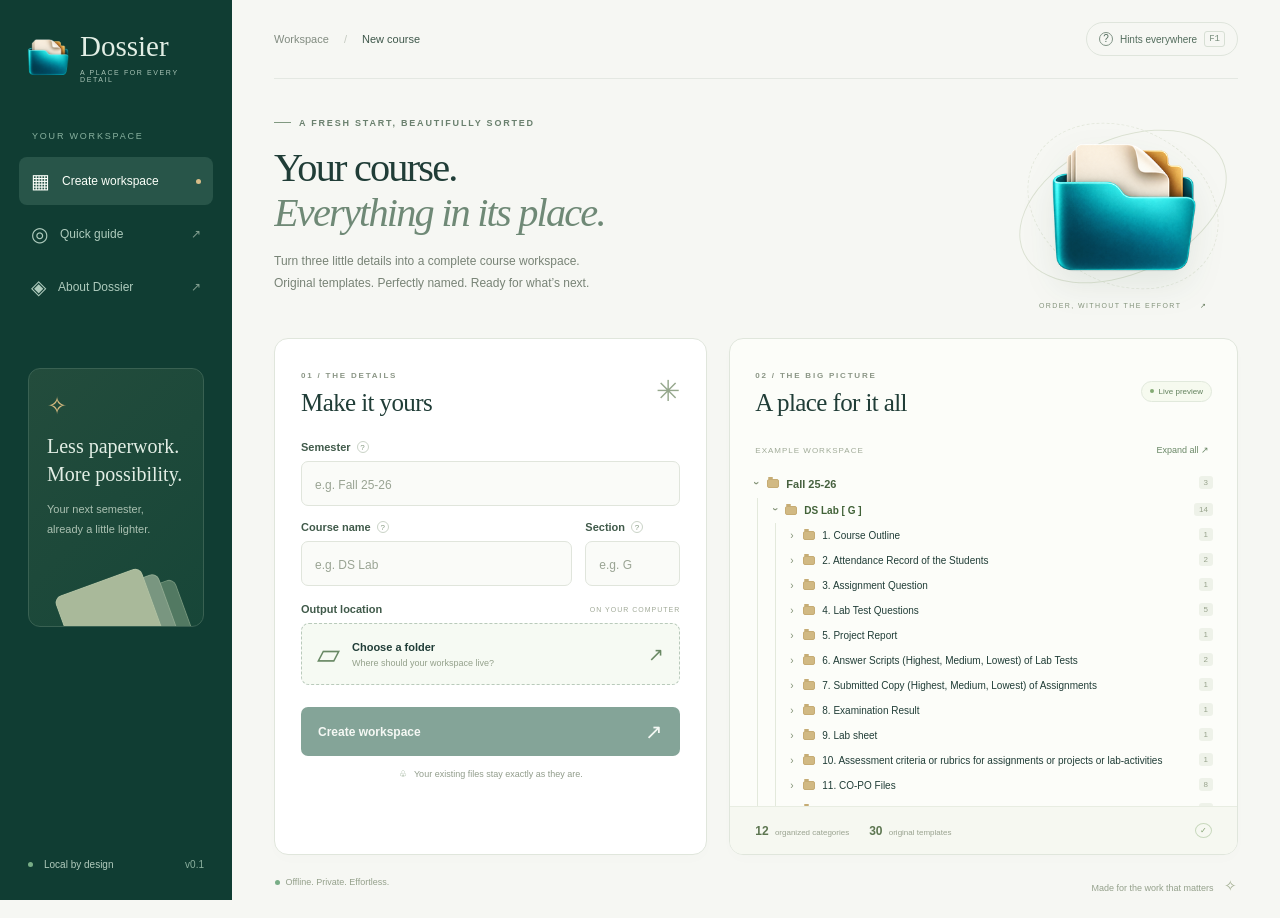
<file: app/index.html>
<!doctype html>
<html lang="en"><head><meta charset="UTF-8"><meta name="viewport" content="width=device-width,initial-scale=1"><meta name="color-scheme" content="light"><title>Dossier — Your course, beautifully in order</title><link rel="icon" href="assets/logo.png"><link rel="stylesheet" href="styles.css"></head>
<body>
<aside class="sidebar">
  <a class="brand" href="#" data-hint="Dossier organizes your original course templates into a ready-to-use semester workspace."><img src="assets/logo.png" alt="Dossier folder logo"><span>Dossier<span class="brand-sub">A PLACE FOR EVERY DETAIL</span></span></a>
  <div class="workspace-label" data-hint="Your workspace is generated locally on your computer.">YOUR WORKSPACE</div>
  <button class="nav active" id="workspace-nav" data-hint="Return to the workspace generator and its live folder preview."><span class="nav-icon">▦</span> Create workspace <span class="nav-dot"></span></button>
  <button class="nav" id="guide-button" data-hint="Read the three-step guide, naming rules, and safe rerun behavior."><span class="nav-icon">◎</span> Quick guide <span class="nav-arrow">↗</span></button>
  <button class="nav" id="about-button" data-hint="Learn about Dossier, its embedded templates, version, and license."><span class="nav-icon">◈</span> About Dossier <span class="nav-arrow">↗</span></button>
  <div class="sidebar-note" data-hint="Every template is embedded in the app. No sign-in, network connection, or upload is needed to generate a workspace."><span class="tiny-star">✧</span><h3>Less paperwork.<br>More possibility.</h3><p>Your next semester,<br>already a little lighter.</p><div class="note-art"><span></span><span></span><span></span></div></div>
  <div class="sidebar-bottom"><span class="status-light"></span><span data-hint="Dossier performs all generation locally. It does not upload your files or collect analytics.">Local by design</span><span class="version" data-hint="This is Dossier version 0.1.0.">v0.1</span></div>
</aside>
<main>
  <header class="topbar"><div data-hint="Create a complete course-section workspace from your original institutional templates.">Workspace <span>/</span> <strong>New course</strong></div><button id="hint-button" class="hint-toggle" aria-pressed="false" data-hint="Turn on hint mode to highlight explainable elements. Hover, focus, or tap any highlighted item for its explanation. Shortcut: F1."><span>?</span> Hints everywhere <kbd>F1</kbd></button></header>
  <section class="intro"><div><div class="eyebrow" data-hint="Three course details are enough to name every folder and file automatically."><span></span> A FRESH START, BEAUTIFULLY SORTED</div><h1 data-hint="Build a course documentation folder without manually copying or renaming your template files.">Your course.<br><em>Everything in its place.</em></h1><p data-hint="Your real Word, Excel, HTML, and text templates are copied exactly. Only their file and folder names change.">Turn three little details into a complete course workspace.<br>Original templates. Perfectly named. Ready for what’s next.</p></div><div class="hero-art" data-hint="The original Dossier icon: your course documents, gathered in one place."><div class="orbit one"></div><div class="orbit two"></div><img src="assets/logo.png" alt="Turquoise folder holding ivory documents"><span class="art-label">ORDER, WITHOUT THE EFFORT <span>↗</span></span></div></section>
  <div class="work-grid">
    <section class="form-card"><div class="card-heading"><div><span class="step-label" data-hint="Step 1: enter the names that Dossier will use for your folders and files.">01 / THE DETAILS</span><h2 data-hint="Choose any semester, course, and section names that are valid across Windows, Linux, and macOS.">Make it yours</h2></div><span class="heading-glyph" data-hint="All three fields are required to name the workspace.">✳</span></div>
      <form id="generator" novalidate>
        <div class="field"><label for="semester" data-hint="The semester becomes the top-level folder. Spaces stay in folders and become underscores in filenames.">Semester <span>?</span></label><input id="semester" name="semester" placeholder="e.g. Fall 25-26" autocomplete="off" spellcheck="false" required data-hint="Enter a semester such as Fall 25-26. Leading and trailing whitespace is trimmed. Your own naming style is welcome." aria-describedby="semester-error"><small class="field-error" id="semester-error" aria-live="polite" data-hint="Correct this field using the validation message shown here."></small></div>
        <div class="input-row"><div class="field"><label for="course" data-hint="The course name is used in the course folder and all course-specific template filenames.">Course name <span>?</span></label><input id="course" name="course" placeholder="e.g. DS Lab" autocomplete="off" spellcheck="false" required data-hint="Enter the course name exactly as you want it in the folder, for example DS Lab or Introduction to Computer Studies." aria-describedby="course-error"><small class="field-error" id="course-error" aria-live="polite" data-hint="Correct this field using the validation message shown here."></small></div><div class="field section-field"><label for="section" data-hint="The section distinguishes different groups taking the same course.">Section <span>?</span></label><input id="section" name="section" placeholder="e.g. G" autocomplete="off" spellcheck="false" required data-hint="Enter a section such as G, B1, or B10. It appears inside square brackets in folder and file names." aria-describedby="section-error"><small class="field-error" id="section-error" aria-live="polite" data-hint="Correct this field using the validation message shown here."></small></div></div>
        <div class="destination-heading"><label data-hint="Step 2: choose the existing parent folder. Dossier creates the semester folder inside it.">Output location</label><span data-hint="Files are written only into the folder you choose and its generated subfolders.">ON YOUR COMPUTER</span></div>
        <button type="button" id="choose-folder" class="folder-picker" data-hint="Open your operating system’s native folder picker. Select where the semester folder should be created."><span class="folder-symbol">▱</span><span><strong id="destination-label">Choose a folder</strong><small id="destination-sub">Where should your workspace live?</small></span><span class="picker-arrow">↗</span></button>
        <div id="form-message" class="form-message" role="alert" data-hint="This message explains what needs attention before Dossier can continue."></div>
        <div class="generate-wrap" data-hint="Step 3: generate all 30 template files. Enter all three valid names and choose an output folder to enable this button." tabindex="0"><button type="submit" id="generate" disabled data-hint="Create missing folders and copy the embedded templates. Existing files are always skipped, even if their contents differ."><span>Create workspace</span><span>↗</span></button></div>
        <p class="safe-note" data-hint="Dossier uses exclusive file creation. It never overwrites existing files and has no delete operation. You can safely rerun it to add missing files."><span>♧</span> Your existing files stay exactly as they are.</p>
      </form>
    </section>
    <section class="preview-card"><div class="card-heading"><div><span class="step-label" data-hint="This preview shows the names and layout that will be generated from your inputs.">02 / THE BIG PICTURE</span><h2 data-hint="Explore all generated folders and files before creating them. Click a folder to expand it.">A place for it all</h2></div><span class="live-pill" data-hint="The preview updates as you type. Example names are used until you enter your own."><span></span> Live preview</span></div>
      <div class="preview-meta"><span id="preview-mode" data-hint="This label tells you whether the tree uses sample values or your entered names.">EXAMPLE WORKSPACE</span><button type="button" id="expand-all" data-hint="Expand every folder to inspect all 30 template files, or collapse them to see the main structure.">Expand all <span>↗</span></button></div>
      <div id="tree" class="tree" aria-label="Generated workspace preview"></div>
      <div class="preview-footer"><span data-hint="Each course has 12 numbered categories, plus nested folders for exam questions, answer samples, and print copies."><strong>12</strong> organized categories</span><span data-hint="Thirty original files are embedded: 18 text files, 9 Word documents, 2 Excel workbooks, and 1 HTML checklist."><strong>30</strong> original templates</span><span class="preview-mark" data-hint="All files are copied byte-for-byte; formulas, formatting, and institutional layouts are preserved.">✓</span></div>
    </section>
  </div>
  <section id="results" class="results" hidden aria-live="polite"><div class="result-heading"><div><span class="step-label">03 / YOUR WORKSPACE</span><h2 id="result-title"></h2></div><span id="result-badge"></span></div><p id="result-path" data-hint="This is the semester folder inside the output location you selected."></p><div id="result-counts" class="result-counts"></div><p id="result-error" class="result-error" role="alert"></p><details><summary data-hint="Show the exact files and folders created or skipped in this run, including any incomplete file if a write failed.">View the complete activity log</summary><ul id="activity"></ul></details></section>
  <footer><span data-hint="All templates and application assets are embedded. Desktop generation works without an internet connection."><span class="status-light"></span> Offline. Private. Effortless.</span><span data-hint="Built with Rust for file generation and Tauri for the desktop interface.">Made for the work that matters <span class="footer-star">✧</span></span></footer>
</main>
<dialog id="info-dialog"><button id="close-dialog" class="close-dialog" data-hint="Close this panel and return to your workspace. You can also press Escape." aria-label="Close panel">×</button><div id="dialog-content"></div></dialog>
<div id="tooltip" role="tooltip" hidden></div>
<script src="manifest.js"></script><script src="app.js"></script>
</body></html>
</file>
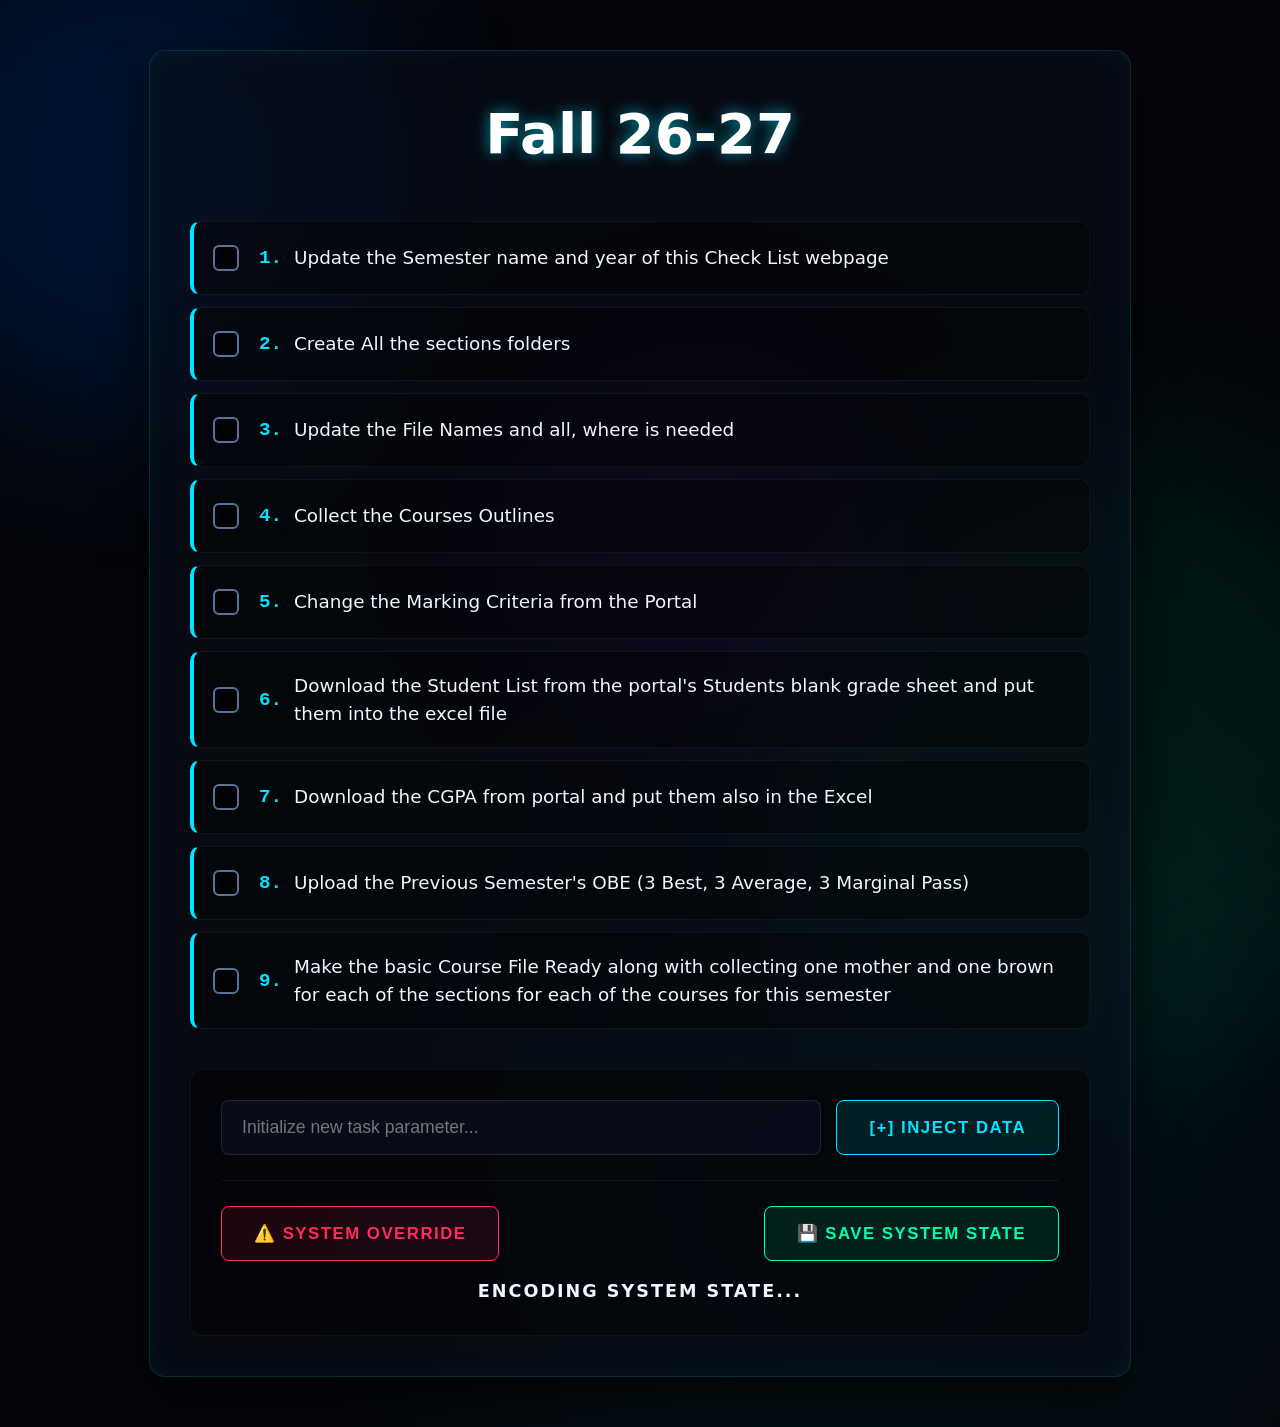
<file: templates/boilerplate/SEMESTER_NAME YY-YY/SEMESTER_NAME.TODO_LIST.html>
<!DOCTYPE html>
<html lang="en"><head>
    <meta charset="UTF-8">
    <meta name="viewport" content="width=device-width, initial-scale=1.0">
    <title>Interactive System Checklist</title>
    <style>
        /* === COLOR PALETTE === */
        :root {
            --bg-deep: #03050a;
            --panel-bg: rgba(10, 15, 25, 0.65);
            --text-main: #f0f6fc;
            --text-muted: #577399;
            
            --neon-blue: #00e5ff;
            --neon-blue-glow: rgba(0, 229, 255, 0.6);
            --neon-red: #ff2a5f;
            --neon-red-glow: rgba(255, 42, 95, 0.6);
            --neon-green: #00ffaa;
            
            --font-stack: 'Segoe UI', system-ui, sans-serif;
        }

        /* === DYNAMIC BACKGROUND === */
        body {
            font-family: var(--font-stack);
            background-color: var(--bg-deep);
            min-height: 100vh;
            margin: 0;
            padding: 50px 20px;
            display: flex;
            justify-content: center;
            align-items: flex-start;
            color: var(--text-main);
            overflow-x: hidden;
            
            /* Mouse follow glow fallback */
            background-image: radial-gradient(circle at var(--mouse-x, 50%) var(--mouse-y, 50%), rgba(0, 229, 255, 0.08) 0%, transparent 40%);
        }

        /* Ambient Floating Orbs */
        .ambient-orb {
            position: fixed;
            border-radius: 50%;
            filter: blur(80px);
            z-index: -1;
            animation: float 20s infinite ease-in-out alternate;
        }
        .orb-1 { width: 40vw; height: 40vw; background: rgba(0, 100, 255, 0.15); top: -10%; left: -10%; animation-duration: 25s; }
        .orb-2 { width: 50vw; height: 50vw; background: rgba(0, 255, 170, 0.08); bottom: -20%; right: -10%; animation-delay: -5s; }
        .orb-3 { width: 30vw; height: 30vw; background: rgba(200, 0, 255, 0.1); top: 40%; left: 40%; animation-duration: 30s; }

        @keyframes float {
            0% { transform: translate(0, 0) scale(1); }
            50% { transform: translate(5%, 5%) scale(1.1); }
            100% { transform: translate(-5%, 10%) scale(0.9); }
        }

        /* === MAIN CONTAINER === */
        .container {
            width: 100%;
            max-width: 900px;
            background: var(--panel-bg);
            backdrop-filter: blur(20px);
            -webkit-backdrop-filter: blur(20px);
            border: 1px solid rgba(0, 229, 255, 0.15);
            border-radius: 16px;
            
            /* The base state is now visible, fixing the blank screen bug */
            opacity: 1; 
            transform: translateY(0);
            box-shadow: 0 20px 50px rgba(0,0,0,0.8), inset 0 0 30px rgba(0, 229, 255, 0.05);
            padding: 40px;
            
            /* 'backwards' fills the 0% state before the animation begins */
            animation: containerEntrance 1.2s cubic-bezier(0.2, 0.8, 0.2, 1) backwards;
        }

        @keyframes containerEntrance {
            0% { opacity: 0; transform: translateY(40px); }
            100% { opacity: 1; transform: translateY(0); }
        }

        /* === HEADER === */
        .header { text-align: center; margin-bottom: 45px; }

        h1 {
            color: #fff;
            font-size: 3.5rem;
            font-weight: 800;
            margin: 0;
            padding: 10px 30px;
            display: inline-block;
            text-shadow: 0 0 15px var(--neon-blue-glow);
            transition: all 0.4s cubic-bezier(0.4, 0, 0.2, 1);
            outline: none;
            border-radius: 12px;
            cursor: text;
        }

        h1:hover, h1:focus {
            background: rgba(0, 229, 255, 0.1);
            transform: scale(1.02);
            text-shadow: 0 0 30px var(--neon-blue);
        }

        /* === TASK LIST === */
        .task-list {
            display: flex;
            flex-direction: column;
            gap: 12px;
            margin-bottom: 40px;
            counter-reset: task-counter; 
        }

        .task-item {
            display: flex;
            align-items: stretch;
            background: rgba(0, 0, 0, 0.4);
            border: 1px solid rgba(255,255,255,0.05);
            border-radius: 10px;
            border-left: 4px solid var(--neon-blue);
            transition: all 0.3s cubic-bezier(0.4, 0, 0.2, 1);
            position: relative;
            overflow: hidden;
            animation: taskEntrance 0.5s ease-out backwards;
        }

        @keyframes taskEntrance {
            0% { opacity: 0; transform: translateY(-15px) scale(0.98); }
            100% { opacity: 1; transform: translateY(0) scale(1); }
        }

        .task-item.removing { animation: taskExit 0.4s cubic-bezier(0.4, 0, 1, 1) forwards !important; }
        @keyframes taskExit { to { opacity: 0; transform: translateX(100px); max-height: 0; padding: 0; margin: 0; border: none; } }

        .task-item:hover {
            background: rgba(0, 229, 255, 0.05);
            border-color: rgba(0, 229, 255, 0.2);
            transform: translateX(6px);
            box-shadow: 0 5px 15px rgba(0,0,0,0.3);
        }

        .task-item.dragging {
            opacity: 0.6;
            transform: scale(1.02);
            box-shadow: 0 0 40px var(--neon-blue-glow);
            z-index: 100;
        }

        .drag-handle {
            display: none;
            align-items: center;
            justify-content: center;
            padding: 0 15px;
            cursor: grab;
            color: rgba(255,255,255,0.2);
            font-size: 1.4rem;
            transition: color 0.3s, background 0.3s;
        }
        .drag-handle:hover { color: var(--neon-blue); background: rgba(0,229,255,0.1); }
        .drag-handle:active { cursor: grabbing; }

        .task-main {
            display: flex;
            align-items: center;
            flex-grow: 1;
            padding: 20px 15px;
            cursor: pointer;
            user-select: none;
        }

        /* === CHECKBOXES === */
        input[type="checkbox"] {
            appearance: none;
            width: 26px; height: 26px;
            border: 2px solid var(--text-muted);
            border-radius: 6px;
            margin-right: 20px;
            cursor: pointer;
            position: relative;
            transition: all 0.4s cubic-bezier(0.4, 0, 0.2, 1);
            background: rgba(0,0,0,0.6);
            flex-shrink: 0;
        }

        input[type="checkbox"]::after {
            content: '';
            position: absolute;
            top: 45%; left: 50%;
            width: 6px; height: 12px;
            border: solid white;
            border-width: 0 3px 3px 0;
            transform: translate(-50%, -50%) rotate(45deg) scale(0);
            transition: transform 0.4s cubic-bezier(0.3, 1.5, 0.6, 1);
            opacity: 0;
        }

        input[type="checkbox"]:checked::after {
            transform: translate(-50%, -50%) rotate(45deg) scale(1.2);
            opacity: 1;
        }

        .done-checkbox:checked {
            background: var(--neon-blue);
            border-color: var(--neon-blue);
            box-shadow: 0 0 20px var(--neon-blue-glow);
        }

        /* Ripple effect container */
        .ripple {
            position: absolute;
            border-radius: 50%;
            background: rgba(255, 255, 255, 0.4);
            transform: scale(0);
            animation: rippleAnim 0.6s linear;
            pointer-events: none;
            z-index: 1000;
        }
        @keyframes rippleAnim {
            to { transform: scale(4); opacity: 0; }
        }

        /* === TEXT & STRIKETHROUGH === */
        .task-number::before {
            counter-increment: task-counter;
            content: counter(task-counter) ". ";
            font-weight: 800;
            color: var(--neon-blue);
            margin-right: 12px;
            font-family: monospace;
            font-size: 1.2rem;
            transition: color 0.4s;
        }

        .task-text {
            font-size: 1.15rem;
            line-height: 1.5;
            position: relative;
            transition: color 0.6s ease;
            display: inline-block;
        }

        .task-text::after {
            content: '';
            position: absolute;
            left: 0; top: 50%;
            width: 0%; height: 2px;
            background: var(--neon-blue);
            box-shadow: 0 0 8px var(--neon-blue-glow);
            transition: width 0.6s cubic-bezier(0.8, 0, 0.2, 1);
        }

        @keyframes textCompletePulse {
            0% { color: #fff; text-shadow: 0 0 20px var(--neon-blue); }
            100% { color: var(--text-muted); text-shadow: none; }
        }

        .done-checkbox:checked ~ .task-text::after { width: 100%; }
        .done-checkbox:checked ~ .task-text { animation: textCompletePulse 0.6s forwards; }
        .done-checkbox:checked ~ .task-number::before { color: var(--text-muted); }

        /* === EDIT / DELETE MODE === */
        .delete-checkbox { border-color: var(--neon-red); display: none; }
        .delete-checkbox:checked { background: var(--neon-red); border-color: var(--neon-red); box-shadow: 0 0 20px var(--neon-red-glow); }

        body.edit-mode .drag-handle { display: flex; }
        body.edit-mode .task-item { border-left-color: var(--neon-red); }
        body.edit-mode .done-checkbox { display: none; }
        body.edit-mode .delete-checkbox { display: block; }
        body.edit-mode .task-number::before { color: var(--neon-red); }
        body.edit-mode .normal-controls { display: none; }
        body.edit-mode .delete-controls { display: flex; animation: fadeIn 0.4s forwards; }

        /* Updated scanline animation to preserve the black box-shadow behind the panel */
        @keyframes scanline {
            0% { box-shadow: 0 20px 50px rgba(0,0,0,0.8), inset 0 0 10px rgba(255,42,95,0.1); }
            50% { box-shadow: 0 20px 50px rgba(0,0,0,0.8), 0 0 15px rgba(255,42,95,0.3), inset 0 0 30px rgba(255,42,95,0.3); }
            100% { box-shadow: 0 20px 50px rgba(0,0,0,0.8), inset 0 0 10px rgba(255,42,95,0.1); }
        }
        body.edit-mode .container {
            border-color: var(--neon-red);
            animation: scanline 2s infinite;
        }

        /* === CONTROLS & BUTTONS === */
        .controls-container {
            background: rgba(0,0,0,0.5);
            padding: 30px;
            border-radius: 12px;
            border: 1px solid rgba(255,255,255,0.05);
            position: relative;
            overflow: hidden;
        }

        .add-box { display: flex; gap: 15px; margin-bottom: 25px; }
        
        .add-box input {
            flex-grow: 1;
            padding: 16px 20px;
            background: rgba(10, 15, 30, 0.8);
            border: 1px solid rgba(255,255,255,0.1);
            border-radius: 8px;
            color: white;
            font-size: 1.1rem;
            outline: none;
            transition: all 0.3s;
        }
        .add-box input:focus { border-color: var(--neon-blue); box-shadow: 0 0 20px var(--neon-blue-glow); transform: scale(1.01); }

        .btn {
            position: relative;
            padding: 16px 32px;
            border: none;
            border-radius: 8px;
            font-weight: 700;
            font-size: 1.05rem;
            cursor: pointer;
            text-transform: uppercase;
            letter-spacing: 1.5px;
            overflow: hidden;
            transition: all 0.3s ease;
            z-index: 1;
        }
        
        .btn:active { transform: scale(0.92); }

        .btn::before {
            content: '';
            position: absolute;
            top: 0; left: -100%; width: 50%; height: 100%;
            background: linear-gradient(90deg, transparent, rgba(255,255,255,0.4), transparent);
            transform: skewX(-20deg);
            transition: left 0.5s ease;
            z-index: -1;
        }
        .btn:hover::before { left: 150%; }

        .btn-blue { background: rgba(0, 229, 255, 0.1); color: var(--neon-blue); border: 1px solid var(--neon-blue); }
        .btn-blue:hover { background: var(--neon-blue); color: #000; box-shadow: 0 0 25px var(--neon-blue-glow); }

        .btn-red { background: rgba(255, 42, 95, 0.1); color: var(--neon-red); border: 1px solid var(--neon-red); }
        .btn-red:hover { background: var(--neon-red); color: #fff; box-shadow: 0 0 25px var(--neon-red-glow); }

        .btn-green { background: rgba(0, 255, 170, 0.1); color: var(--neon-green); border: 1px solid var(--neon-green); }
        .btn-green:hover { background: var(--neon-green); color: #000; box-shadow: 0 0 25px rgba(0, 255, 170, 0.6); }

        .actions { display: flex; justify-content: space-between; align-items: center; border-top: 1px solid rgba(255,255,255,0.05); padding-top: 25px; }
        .delete-controls { display: none; justify-content: space-between; align-items: center; border-top: 1px dashed var(--neon-red); padding-top: 25px; }
        
        @keyframes fadeIn { from { opacity: 0; transform: translateY(10px); } to { opacity: 1; transform: translateY(0); } }

        #status-msg { text-align: center; font-weight: 700; margin-top: 20px; height: 24px; font-size: 1.1rem; letter-spacing: 2px; }
        .status-success { color: var(--neon-green); animation: pulseText 1s infinite alternate; }
        .status-error { color: var(--neon-red); text-shadow: 0 0 10px var(--neon-red-glow); }

        @keyframes pulseText { from { text-shadow: 0 0 5px rgba(0,255,170,0.2); } to { text-shadow: 0 0 20px rgba(0,255,170,0.8); } }
    </style>
</head>
<body style="--mouse-x: 67.30013106159896%; --mouse-y: 82.07070707070707%;">

    <!-- Animated Background Orbs -->
    <div class="ambient-orb orb-1"></div>
    <div class="ambient-orb orb-2"></div>
    <div class="ambient-orb orb-3"></div>

    <div class="container">
        <div class="header">
            <h1 id="semester-title" contenteditable="true" spellcheck="false" title="Click to edit">Fall 26-27</h1>
        </div>

        <div class="task-list" id="task-list">
            <!-- Initial Checklist -->
            <div class="task-item" draggable="false">
                <div class="drag-handle" title="Drag to reorder">⋮⋮</div>
                <label class="task-main">
                    <input type="checkbox" class="done-checkbox">
                    <input type="checkbox" class="delete-checkbox">
                    <span class="task-number"></span>
                    <span class="task-text">Update the Semester name and year of this Check List webpage</span>
                </label>
            </div>

            <div class="task-item" draggable="false">
                <div class="drag-handle" title="Drag to reorder">⋮⋮</div>
                <label class="task-main">
                    <input type="checkbox" class="done-checkbox">
                    <input type="checkbox" class="delete-checkbox">
                    <span class="task-number"></span>
                    <span class="task-text">Create All the sections folders</span>
                </label>
            </div>

            <div class="task-item" draggable="false">
                <div class="drag-handle" title="Drag to reorder">⋮⋮</div>
                <label class="task-main">
                    <input type="checkbox" class="done-checkbox">
                    <input type="checkbox" class="delete-checkbox">
                    <span class="task-number"></span>
                    <span class="task-text">Update the File Names and all, where is needed</span>
                </label>
            </div>

            <div class="task-item" draggable="false">
                <div class="drag-handle" title="Drag to reorder">⋮⋮</div>
                <label class="task-main">
                    <input type="checkbox" class="done-checkbox">
                    <input type="checkbox" class="delete-checkbox">
                    <span class="task-number"></span>
                    <span class="task-text">Collect the Courses Outlines</span>
                </label>
            </div>
            
            <div class="task-item" draggable="false">
                <div class="drag-handle" title="Drag to reorder">⋮⋮</div>
                <label class="task-main">
                    <input type="checkbox" class="done-checkbox">
                    <input type="checkbox" class="delete-checkbox">
                    <span class="task-number"></span>
                    <span class="task-text">Change the Marking Criteria from the Portal</span>
                </label>
            </div>

            <div class="task-item" draggable="false">
                <div class="drag-handle" title="Drag to reorder">⋮⋮</div>
                <label class="task-main">
                    <input type="checkbox" class="done-checkbox">
                    <input type="checkbox" class="delete-checkbox">
                    <span class="task-number"></span>
                    <span class="task-text">Download the Student List from the portal's Students blank grade sheet and put them into the excel file</span>
                </label>
            </div>

            <div class="task-item" draggable="false">
                <div class="drag-handle" title="Drag to reorder">⋮⋮</div>
                <label class="task-main">
                    <input type="checkbox" class="done-checkbox">
                    <input type="checkbox" class="delete-checkbox">
                    <span class="task-number"></span>
                    <span class="task-text">Download the CGPA from portal and put them also in the Excel</span>
                </label>
            </div>

            <div class="task-item" draggable="false">
                <div class="drag-handle" title="Drag to reorder">⋮⋮</div>
                <label class="task-main">
                    <input type="checkbox" class="done-checkbox">
                    <input type="checkbox" class="delete-checkbox">
                    <span class="task-number"></span>
                    <span class="task-text">Upload the Previous Semester's OBE (3 Best, 3 Average, 3 Marginal Pass)</span>
                </label>
            </div>

            <div class="task-item" draggable="false">
                <div class="drag-handle" title="Drag to reorder">⋮⋮</div>
                <label class="task-main">
                    <input type="checkbox" class="done-checkbox">
                    <input type="checkbox" class="delete-checkbox">
                    <span class="task-number"></span>
                    <span class="task-text">Make the basic Course File Ready along with collecting one mother and one brown for each of the sections for each of the courses for this semester</span>
                </label>
            </div>
        </div>

        <div class="controls-container">
            <div class="normal-controls">
                <div class="add-box">
                    <input type="text" id="new-task-input" placeholder="Initialize new task parameter...">
                    <button class="btn btn-blue" onclick="addTask()">[+] Inject Data</button>
                </div>
                <div class="actions">
                    <button class="btn btn-red" onclick="toggleEditMode()">⚠️ System Override</button>
                    <button class="btn btn-green" onclick="saveFile()">💾 Save System State</button>
                </div>
            </div>

            <div class="delete-controls">
                <button class="btn btn-blue" onclick="toggleEditMode()">Abort Override</button>
                <span style="color: var(--neon-red); font-weight: 800; letter-spacing: 2px; animation: pulseText 1s infinite alternate;">OVERRIDE ACTIVE</span>
                <button class="btn btn-red" onclick="confirmDeletion()" style="background: var(--neon-red); color: white; box-shadow: 0 0 20px var(--neon-red-glow);">Confirm Purge</button>
            </div>
            
            <div id="status-msg" class="">ENCODING SYSTEM STATE...</div>
        </div>
    </div>

    <script>
        // --- 1. MOUSE FOLLOW AMBIENT GLOW ---
        document.addEventListener('mousemove', (e) => {
            const x = (e.clientX / window.innerWidth) * 100;
            const y = (e.clientY / window.innerHeight) * 100;
            document.body.style.setProperty('--mouse-x', `${x}%`);
            document.body.style.setProperty('--mouse-y', `${y}%`);
        });

        // --- 2. CLICK RIPPLE EFFECT ON CHECKBOXES (FIXED POSITION) ---
        document.getElementById('task-list').addEventListener('click', function(e) {
            if (e.target.type === 'checkbox') {
                const ripple = document.createElement('div');
                ripple.className = 'ripple';
                ripple.style.width = '40px';
                ripple.style.height = '40px';
                
                // FIXED: Use e.pageX and e.pageY to perfectly track mouse clicks even when scrolled
                ripple.style.left = (e.pageX - 20) + 'px';
                ripple.style.top = (e.pageY - 20) + 'px';
                
                document.body.appendChild(ripple);
                setTimeout(() => ripple.remove(), 600); 
            }
        });

        // --- 3. DRAG AND DROP (ONLY IN EDIT MODE) ---
        const taskList = document.getElementById('task-list');

        taskList.addEventListener('dragstart', (e) => {
            if(!document.body.classList.contains('edit-mode')) { e.preventDefault(); return; }
            const item = e.target.closest('.task-item');
            if (item) setTimeout(() => item.classList.add('dragging'), 0);
        });

        taskList.addEventListener('dragend', (e) => {
            const item = e.target.closest('.task-item');
            if (item) item.classList.remove('dragging');
        });

        taskList.addEventListener('dragover', (e) => {
            if(!document.body.classList.contains('edit-mode')) return;
            e.preventDefault();
            const draggingItem = document.querySelector('.dragging');
            if (!draggingItem) return;

            const afterElement = getDragAfterElement(taskList, e.clientY);
            if (afterElement == null) taskList.appendChild(draggingItem);
            else taskList.insertBefore(draggingItem, afterElement);
        });

        function getDragAfterElement(container, y) {
            const draggableElements = [...container.querySelectorAll('.task-item:not(.dragging)')];
            return draggableElements.reduce((closest, child) => {
                const box = child.getBoundingClientRect();
                const offset = y - box.top - box.height / 2;
                if (offset < 0 && offset > closest.offset) return { offset: offset, element: child };
                else return closest;
            }, { offset: Number.NEGATIVE_INFINITY }).element;
        }

        // --- 4. ADD TASK ANIMATION ---
        function addTask() {
            const input = document.getElementById('new-task-input');
            const text = input.value.trim();
            if (!text) return;

            const newItem = document.createElement('div');
            newItem.className = 'task-item';
            const isEditMode = document.body.classList.contains('edit-mode');
            newItem.setAttribute('draggable', isEditMode ? 'true' : 'false');
            
            newItem.innerHTML = `
                <div class="drag-handle" title="Drag to reorder">⋮⋮</div>
                <label class="task-main">
                    <input type="checkbox" class="done-checkbox">
                    <input type="checkbox" class="delete-checkbox">
                    <span class="task-number"></span>
                    <span class="task-text">${text}</span>
                </label>
            `;
            
            taskList.appendChild(newItem);
            input.value = ''; 
        }

        document.getElementById('new-task-input').addEventListener('keypress', function(e) {
            if (e.key === 'Enter') addTask();
        });

        // --- 5. EDIT MODE & DELETE ANIMATION ---
        function toggleEditMode() {
            const isEdit = document.body.classList.toggle('edit-mode');
            document.querySelectorAll('.task-item').forEach(item => {
                item.setAttribute('draggable', isEdit ? 'true' : 'false');
            });
            if (!isEdit) document.querySelectorAll('.delete-checkbox').forEach(cb => cb.checked = false);
        }

        function confirmDeletion() {
            const targets = document.querySelectorAll('.delete-checkbox:checked');
            if (targets.length === 0) { toggleEditMode(); return; }
            
            let delay = 0;
            targets.forEach((cb) => {
                const item = cb.closest('.task-item');
                setTimeout(() => item.classList.add('removing'), delay);
                setTimeout(() => item.remove(), delay + 400); 
                delay += 100;
            });
            
            setTimeout(() => toggleEditMode(), delay + 100); 
        }

        // --- 6. INTELLIGENT FILE SAVING ---
        let fileHandle;

        async function saveFile() {
            document.body.classList.remove('edit-mode');
            document.querySelectorAll('.task-item').forEach(i => {
                i.setAttribute('draggable', 'false');
                i.classList.remove('removing', 'dragging'); 
            });
            
            const statusDiv = document.getElementById('status-msg');
            statusDiv.textContent = "ENCODING SYSTEM STATE...";
            statusDiv.className = "";

            document.querySelectorAll('.done-checkbox').forEach(cb => {
                if (cb.checked) cb.setAttribute('checked', 'checked');
                else cb.removeAttribute('checked');
            });

            document.querySelectorAll('.delete-checkbox').forEach(cb => {
                cb.checked = false;
                cb.removeAttribute('checked');
            });

            const htmlContent = "<!DOCTYPE html>\n" + document.documentElement.outerHTML;
            const currentPath = window.location.pathname;
            const currentFilename = decodeURIComponent(currentPath.split('/').pop()) || 'checklist.html';

            try {
                if ('showSaveFilePicker' in window) {
                    if (!fileHandle) {
                        fileHandle = await window.showSaveFilePicker({
                            suggestedName: currentFilename,
                            types: [{ description: 'HTML File', accept: { 'text/html': ['.html'] } }],
                        });
                    }
                    
                    const writable = await fileHandle.createWritable();
                    await writable.write(htmlContent);
                    await writable.close();
                    
                    statusDiv.textContent = "STATE SAVED SECURELY";
                    statusDiv.className = "status-success";
                    setTimeout(() => statusDiv.textContent = "", 3000);
                    return;
                }
            } catch (error) {
                if (error.name === 'AbortError') {
                    statusDiv.textContent = "SAVE ABORTED";
                    statusDiv.className = "status-error";
                    setTimeout(() => statusDiv.textContent = "", 3000);
                    return; 
                }
            }

            const blob = new Blob([htmlContent], { type: 'text/html' });
            const link = document.createElement('a');
            link.href = URL.createObjectURL(blob);
            link.download = currentFilename; 
            document.body.appendChild(link);
            link.click();
            document.body.removeChild(link);
            
            statusDiv.textContent = "DOWNLOAD COMPLETE";
            statusDiv.className = "status-success";
            setTimeout(() => statusDiv.textContent = "", 3000);
        }
    </script>

</body></html>
</file>
<file: app/styles.css>
@font-face{font-family:DossierFallback;src:local('Segoe UI')}*{box-sizing:border-box} :root{--ink:#203d37;--muted:#738078;--teal:#176b58;--line:#e4e8e2;--paper:#f6f7f3;--gold:#dcb67d}body{margin:0;background:var(--paper);font-family:'Segoe UI',DossierFallback,Arial,sans-serif;color:var(--ink);font-size:14px}button,input,a{font:inherit}button{cursor:pointer}button:disabled{cursor:not-allowed}button,a,input,summary,[tabindex]{outline-offset:5px} :focus-visible{outline:2px solid #278672}button{color:inherit}a{color:inherit;text-decoration:none}.sidebar{width:232px;height:100vh;position:fixed;inset:0 auto 0 0;background:#103d33;color:#e2eee5;display:flex;flex-direction:column;padding:30px 19px;overflow:auto}.brand{display:flex;align-items:center;gap:8px;font-family:Georgia,serif;font-size:29px;padding:0 5px}.brand img{width:48px;height:48px;object-fit:contain}.brand-sub{display:block;font:7px 'Segoe UI',sans-serif;letter-spacing:1.6px;color:#a8c4b6;margin-top:6px}.workspace-label{font-size:9px;letter-spacing:1.8px;color:#88b19f;margin:48px 13px 16px}.nav{display:flex;align-items:center;gap:12px;width:100%;text-align:left;background:none;border:0;padding:14px 12px;border-radius:8px;color:#aecbbd;font-size:12px;margin-bottom:5px}.nav:hover{background:#1b4b3e}.nav.active{background:#285549;color:#fbfff9}.nav-icon{font-size:20px;line-height:1}.nav-dot{width:5px;height:5px;border-radius:50%;background:#d8bd88;margin-left:auto}.nav-arrow{margin-left:auto;color:#829f90}.sidebar-note{position:relative;margin:52px 9px 25px;padding:23px 18px 75px;border:1px solid #396152;border-radius:12px;overflow:hidden;min-height:238px;background:linear-gradient(135deg,#234c3c,#174638)}.tiny-star{color:#d7ba80;font-size:24px}.sidebar-note h3{font-family:Georgia,serif;font-weight:400;font-size:22px;line-height:1.4;margin:12px 0}.sidebar-note p{color:#abc1b2;font-size:11px;line-height:1.8}.note-art{position:absolute;bottom:-24px;right:3px;transform:rotate(-20deg)}.note-art span{display:block;position:absolute;width:92px;height:77px;border-radius:8px;border:1px solid #b8ceb14d;background:#527962;bottom:0;right:0}.note-art span:nth-child(2){transform:translate(-14px,-11px);background:#799680}.note-art span:nth-child(3){transform:translate(-28px,-22px);background:#a9b99a}.sidebar-bottom{display:flex;gap:8px;align-items:center;color:#b1cbbd;font-size:10px;margin-top:auto;padding:14px 9px 0}.status-light{display:inline-block;width:5px;height:5px;background:#78ad86;border-radius:50%;margin-right:3px}.version{margin-left:auto;font-size:10px;color:#8aaf9e}main{margin-left:232px;padding:0 42px;max-width:1700px}.topbar{height:79px;display:flex;align-items:center;justify-content:space-between;border-bottom:1px solid var(--line);font-size:11px;color:#828c81}.topbar strong{font-weight:500;color:#3f584b}.topbar>div>span{margin:0 12px;color:#c5cbc1}.hint-toggle{display:flex;align-items:center;gap:7px;border:1px solid #dfe5dc;background:transparent;border-radius:30px;padding:8px 12px;font-size:10px;color:#536d5d}.hint-toggle>span{border:1px solid #819486;border-radius:100%;width:14px;height:14px;line-height:12px}.hint-toggle kbd{font-size:9px;border:1px solid #d7dfd4;padding:2px 4px;border-radius:3px;color:#788e7d}.hint-toggle[aria-pressed=true]{background:#dcecdf;border-color:#99b49f}.intro{display:flex;justify-content:space-between;align-items:center;padding:32px 0 28px;gap:12px}.eyebrow{font-size:9px;letter-spacing:1.8px;font-weight:600;color:#6a806e;display:flex;align-items:center;gap:8px}.eyebrow>span{width:17px;height:1px;background:#819981}h1{font:normal clamp(32px,3.15vw,52px)/1.12 Georgia,serif;letter-spacing:-1.8px;margin:17px 0 15px}h1 em{color:#6f8976;font-weight:400} .intro p{font-size:12px;line-height:1.85;color:#788376;margin:0}.hero-art{position:relative;width:230px;height:190px;display:grid;place-items:center;flex-shrink:0}.hero-art img{width:170px;height:170px;object-fit:contain;z-index:1;filter:drop-shadow(0 15px 16px #13473416);animation:float 7s ease-in-out infinite}.orbit{position:absolute;border:1px solid #dce2d3;border-radius:50%;width:220px;height:135px;transform:rotate(-25deg)}.orbit.two{transform:rotate(28deg);width:200px;height:156px;border-style:dashed;opacity:.7}.art-label{font-size:7px;letter-spacing:1.4px;position:absolute;bottom:-9px;color:#85947d}.art-label span{margin-left:15px;color:#647a5c}.work-grid{display:grid;grid-template-columns:minmax(280px,.92fr) minmax(310px,1.08fr);gap:22px;margin-top:9px}.form-card,.preview-card{border:1px solid #e0e6dc;background:#fff;border-radius:14px;box-shadow:0 5px 15px #29482603;min-width:0}.form-card{padding:26px}.card-heading{display:flex;justify-content:space-between;align-items:center;gap:10px}.step-label{font-size:8px;letter-spacing:1.8px;color:#8b9686;font-weight:600}h2{font:normal 25px Georgia,serif;letter-spacing:-.6px;margin:8px 0 0}.heading-glyph{font-size:29px;color:#95a78c;font-weight:200}form{margin-top:24px}.field{display:flex;flex-direction:column;min-width:0;margin-bottom:15px}label{font-size:11px;font-weight:600;color:#405a4a;display:flex;align-items:center;gap:6px;margin-bottom:8px}label span{border:1px solid #cad3c7;color:#879b83;border-radius:50%;font:8px/11px Arial;text-align:center;width:12px;height:12px}input{height:45px;border-radius:7px;border:1px solid #e0e5dc;padding:0 13px;color:#264b39;background:#fafbf8;width:100%;transition:border .2s,box-shadow .2s}input::placeholder{color:#9aa494;font-size:12px}input:focus{outline:none;border-color:#6d9f85;box-shadow:0 0 0 3px #70a98516;background:white}input[aria-invalid=true]{border-color:#b9563d}.input-row{display:grid;grid-template-columns:1fr 95px;gap:13px}.field-error{font-size:10px;color:#a44432;line-height:1.4;margin-top:5px}.field-error:empty{display:none}.destination-heading{display:flex;justify-content:space-between;align-items:center;margin-top:2px;gap:5px}.destination-heading>span{font-size:7px;letter-spacing:1px;color:#a0a997;margin-bottom:8px}.folder-picker{border:1px dashed #b9cabb;background:#f6faf3;border-radius:8px;display:flex;align-items:center;gap:12px;padding:15px;width:100%;text-align:left}.folder-picker:hover{border-color:#619075;background:#f0f7eb}.folder-symbol{color:#688864;font-size:30px;line-height:1}.folder-picker strong{display:block;font-size:11px;font-weight:600;overflow-wrap:anywhere}.folder-picker small{display:block;color:#94a18b;font-size:9px;margin-top:5px}.picker-arrow{margin-left:auto;color:#6a8964;font-size:19px}.generate-wrap{margin-top:22px;border-radius:7px}#generate{display:flex;justify-content:space-between;align-items:center;border:0;background:#176b58;color:white;border-radius:7px;padding:14px 17px;width:100%;font-size:12px;font-weight:600;box-shadow:0 4px 7px #0b554713}#generate>span+span{font-size:21px;font-weight:400;line-height:1}#generate:disabled{background:#84a498;box-shadow:none;color:#f5f8f4}#generate:not(:disabled):hover{background:#0c5142}.safe-note{font-size:9px;text-align:center;color:#919c8b;margin:13px 0 0}.safe-note span{color:#6e8d69;margin-right:5px}.form-message{font-size:11px;line-height:1.6;color:#a44e33;margin-top:10px}.form-message:empty{display:none}.preview-card{display:flex;flex-direction:column;overflow:hidden;background:#fcfdf9}.preview-card .card-heading{padding:26px 25px 17px}.live-pill{white-space:nowrap;display:flex;align-items:center;gap:5px;color:#63825e;font-size:8px;border:1px solid #e1e9dc;padding:5px 8px;border-radius:20px;background:#f6faef}.live-pill>span{width:4px;height:4px;border-radius:50%;background:#84aa73}.preview-meta{display:flex;justify-content:space-between;align-items:center;padding:8px 25px 13px;font-size:8px;letter-spacing:1px;color:#a0ab98}.preview-meta button{border:0;background:none;font-size:9px;color:#6a8867;padding:3px;letter-spacing:0}.tree{padding:0 24px 17px;overflow:auto;max-height:335px;min-height:285px;font-size:10px;flex:1;scrollbar-width:thin;scrollbar-color:#ccd9c6 transparent}.tree details{margin:0}.tree summary{list-style:none;cursor:pointer;padding:5px 0;display:flex;align-items:flex-start;gap:7px;border-radius:3px;line-height:1.5}.tree summary:hover{background:#eef4e8}.tree summary::-webkit-details-marker{display:none}.tree summary:before{content:'›';width:6px;color:#829276;flex-shrink:0}.tree details[open]>summary:before{transform:rotate(90deg)}.tree summary:after{content:attr(data-count);margin-left:auto;font:8px 'Segoe UI',sans-serif;background:#eef2e9;color:#98a38c;padding:2px 5px;border-radius:3px;white-space:nowrap}.tree .branch{border-left:1px solid #e3e9dc;margin-left:3px;padding-left:14px}.tree .folder-icon{width:12px;height:9px;background:#d1b983;border:1px solid #c6ac74;border-radius:2px;position:relative;flex-shrink:0;margin-top:3px}.tree .folder-icon:before{content:'';width:5px;height:2px;background:#c6ac74;position:absolute;top:-3px;border-radius:1px}.tree .file{display:flex;align-items:flex-start;gap:6px;color:#8e9787;padding:5px 0;line-height:1.45;overflow-wrap:anywhere}.file-icon{border:1px solid #bcc9b2;font-size:6px;color:#80936f;padding:0 2px;border-radius:2px;line-height:11px;flex-shrink:0}.tree .root>summary{font-size:11px;font-weight:600;color:#46613f}.tree .course-node>summary{font-weight:600;color:#416238}.preview-footer{border-top:1px solid #e8ede2;padding:16px 25px;display:flex;align-items:center;gap:20px;font-size:8px;color:#99a28f;background:#f6f8f1}.preview-footer strong{font-size:12px;color:#5d7651;margin-right:4px;font-weight:600}.preview-mark{margin-left:auto;border:1px solid #c9d9be;border-radius:50%;padding:2px 4px;color:#87a475}.results{margin-top:22px;background:#fff;border:1px solid var(--line);padding:26px;border-radius:14px}.result-heading{display:flex;justify-content:space-between;align-items:center}.result-heading>span{padding:7px 12px;border-radius:20px;background:#ecf5e8;color:#4c7940;font-size:10px}#result-path{font-size:12px;color:#6e7f66;overflow-wrap:anywhere}.result-counts{display:flex;gap:25px;padding:14px 0}.result-counts>div{font-size:11px;color:#7a8b70}.result-counts strong{display:block;font:28px Georgia,serif;color:#3d6444;margin-bottom:4px}.result-error{color:#a44432;font-size:12px;line-height:1.7}.results summary{font-size:11px;cursor:pointer;color:#658259}.results ul{max-height:250px;overflow:auto;padding-left:15px}.results li{font-size:10px;padding:5px;overflow-wrap:anywhere;line-height:1.6}footer{display:flex;justify-content:space-between;gap:10px;padding:22px 1px 23px;color:#94a08b;font-size:9px}.footer-star{color:#a2ae90;font-size:15px;margin-left:8px}dialog{border:1px solid #dbe5d5;border-radius:18px;padding:34px;max-width:520px;width:calc(100% - 30px);color:var(--ink);box-shadow:0 30px 100px #123b3433}dialog::backdrop{background:#183d3555;backdrop-filter:blur(5px)}dialog h2{font-size:32px;margin-bottom:20px}dialog h3{font-size:14px;margin-top:22px}dialog p,dialog li{font-size:13px;line-height:1.85;color:#6f7d67}dialog img{width:90px;height:90px;object-fit:contain}dialog code{background:#f0f5ec;font-size:11px;word-break:break-word}.close-dialog{position:absolute;right:16px;top:12px;border:0;background:#f2f5ee;border-radius:50%;width:30px;height:30px;font-size:23px;color:#6f8265}#tooltip{position:fixed;z-index:9999;pointer-events:none;max-width:290px;padding:11px 14px;border-radius:8px;background:#143e34;color:#f1f7ef;font-size:11px;line-height:1.7;box-shadow:0 8px 30px #18352d33;border:1px solid #4e7364}.hint-mode [data-hint]{outline:1px dashed #9ab89e;outline-offset:3px}.hint-mode [data-hint]:hover{outline-color:#246b4b}.preview-invalid{color:#a44432;padding:12px;line-height:1.8}@keyframes float{50%{transform:translateY(-7px) rotate(2deg)}}@media(min-width:1450px){main{padding:0 65px}.intro{padding-top:40px;padding-bottom:38px}.hero-art{width:300px;height:215px}.hero-art img{width:220px;height:220px}.form-card{padding:30px}.tree{max-height:360px}}@media(max-width:1100px){.sidebar{width:190px;padding:25px 12px}.brand{font-size:25px;gap:4px}.brand img{width:40px}.brand-sub{font-size:6px}.nav{font-size:11px;padding:12px 10px;gap:9px}.sidebar-note{padding:18px 12px 60px}.sidebar-note h3{font-size:20px}main{margin-left:190px;padding:0 25px}.hero-art{width:175px}.hero-art img{width:150px;height:150px}.orbit{width:166px}.orbit.two{width:150px}.art-label{font-size:6px;letter-spacing:.8px}.form-card{padding:21px}.preview-card .card-heading{padding:22px 18px 16px}.live-pill{font-size:7px}.tree{padding:0 17px 15px}.preview-meta{padding-left:18px;padding-right:18px}.preview-footer{gap:12px;padding:16px 18px}.work-grid{gap:16px;grid-template-columns:minmax(265px,1fr) minmax(275px,1.05fr)}h2{font-size:22px}.intro p{font-size:11px}}@media(max-width:850px){.sidebar{width:72px;padding:24px 10px}.brand{padding:0;justify-content:center}.brand>span,.workspace-label,.nav,.sidebar-note,.sidebar-bottom{display:none}.brand img{width:48px}.sidebar:after{content:'D';font:24px Georgia;text-align:center;margin-top:25px;color:#a8c3af}main{margin-left:72px;padding:0 22px}.topbar{height:66px}.intro{padding-top:26px}.hero-art{width:160px}.work-grid{gap:14px}.form-card{padding:20px}.preview-card .card-heading{gap:5px}.live-pill{padding:5px}.input-row{grid-template-columns:1fr 78px}.preview-footer{gap:9px;font-size:7px}.preview-footer strong{font-size:10px}.intro h1{font-size:36px}}@media(max-width:670px){.sidebar{display:none}main{margin:0;padding:0 18px}.topbar{font-size:10px}.hint-toggle kbd{display:none}.hint-toggle{font-size:9px;padding:7px 9px}.intro{padding-top:27px}.hero-art{width:95px;height:130px}.hero-art img{width:105px;height:105px}.orbit{width:100px;height:95px}.orbit.two{width:80px;height:115px}.art-label{display:none}.eyebrow{font-size:7px;letter-spacing:1px}.intro h1{font-size:33px}.intro p{font-size:11px}.intro p br{display:none}.work-grid{grid-template-columns:1fr}.preview-card .card-heading{padding:24px}.tree{max-height:340px;padding:0 24px 20px}.preview-footer{font-size:9px;padding:18px 24px}.form-card{padding:25px}.input-row{grid-template-columns:1fr 95px}footer{font-size:8px;flex-wrap:wrap}.result-counts{gap:16px}.hero-art .orbit{opacity:.5}}@media(prefers-reduced-motion:reduce){*{animation:none!important;scroll-behavior:auto!important;transition:none!important}}
.intro{overflow:hidden}.tree summary>span:last-child{min-width:0;overflow-wrap:anywhere}.sidebar-note h3{font-size:20px}.sidebar-note{min-height:255px}
</file>
